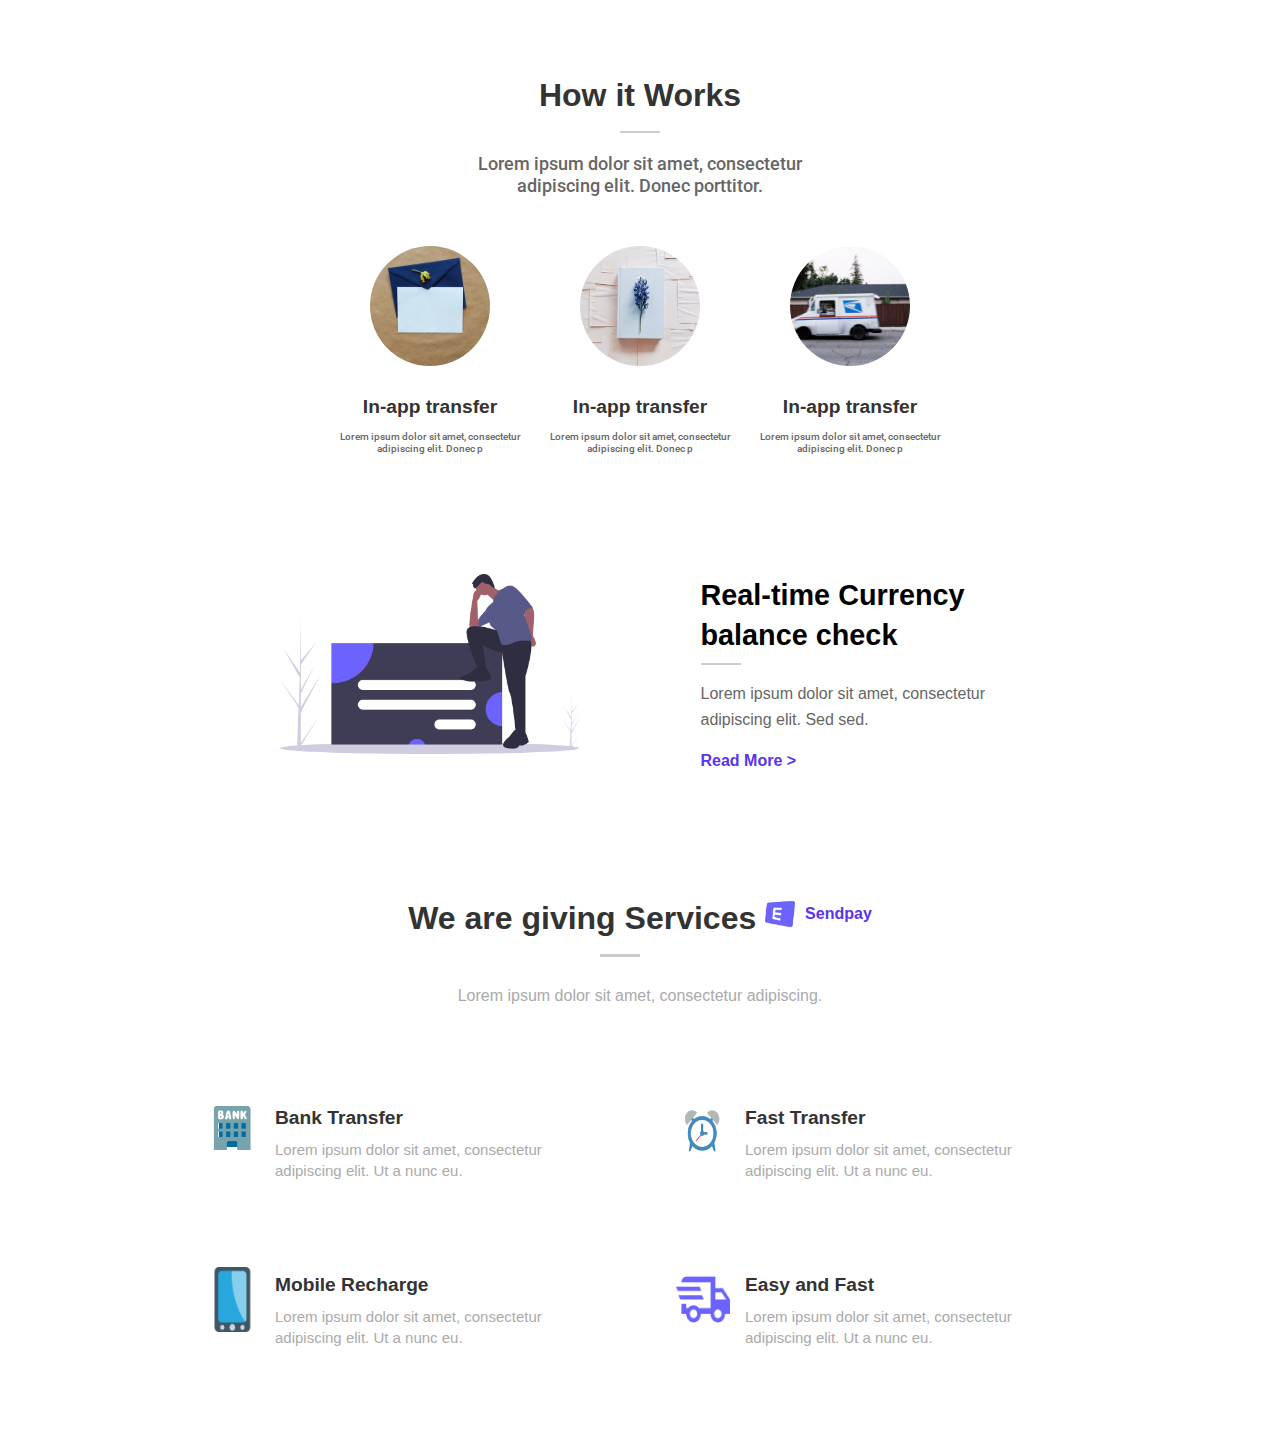
<file: body/index.html>
<!DOCTYPE html>
<html lang="en">
<head>
    <meta charset="UTF-8">
    <meta name="viewport" content="width=device-width, initial-scale=1.0">
    <link href="https://fonts.googleapis.com/css2?family=Roboto:wght@400;500&display=swap" rel="stylesheet">
    <title>How it Works</title>
    <link rel="stylesheet" href="styles.css">
</head>
<body>
    <section class="how-it-works">
        <h2>How it Works</h2>
        <p>Lorem ipsum dolor sit amet, consectetur adipiscing elit. Donec porttitor.</p>
        <div class="steps">
            <div class="step">
                <img src="image 3.jpg" alt="In-app transfer">
                <h3>In-app transfer</h3>
                <p>Lorem ipsum dolor sit amet, consectetur adipiscing elit. Donec p</p>
            </div>
            <div class="step">
                <img src="image 1.jpg" alt="In-app transfer">
                <h3>In-app transfer</h3>
                <p>Lorem ipsum dolor sit amet, consectetur adipiscing elit. Donec p</p>
            </div>
            <div class="step">
                <img src="image 2.jpg" alt="In-app transfer">
                <h3>In-app transfer</h3>
                <p>Lorem ipsum dolor sit amet, consectetur adipiscing elit. Donec p</p>
            </div>
        </div>
    </section>
    <section class="real-time-balance">
        <img src="undraw_sign_in_e6hj 1.png" alt="Illustration">
        <div class="content">
            <h2>Real-time Currency balance check</h2>
            <p>Lorem ipsum dolor sit amet, consectetur adipiscing elit. Sed sed.</p>
            <a href="#">Read More &gt;</a>
        </div>
    </section>
    <section class="services">
        <h2>
            We are giving Services 
            <span class="logo">
                <img src="emojione_e-mail.png" alt="Sendpay Logo" class="logo-img">
                <span class="sendpay">Sendpay</span>
            </span>
        </h2>
        <p>Lorem ipsum dolor sit amet, consectetur adipiscing.</p>
        <div class="service-list">
            <div class="service">
                <img src="bank.png" alt="Bank Transfer">
                <div class="service-content">
                    <h3>Bank Transfer</h3>
                    <p>Lorem ipsum dolor sit amet, consectetur adipiscing elit. Ut a nunc eu.</p>
                </div>
            </div>
            <div class="service">
                <img src="Fast Transfer.png" alt="Fast Transfer">
                <div class="service-content">
                    <h3>Fast Transfer</h3>
                    <p>Lorem ipsum dolor sit amet, consectetur adipiscing elit. Ut a nunc eu.</p>
                </div>
            </div>
            <div class="service">
                <img src="Mobile Recharge.png" alt="Mobile Recharge">
                <div class="service-content">
                    <h3>Mobile Recharge</h3>
                    <p>Lorem ipsum dolor sit amet, consectetur adipiscing elit. Ut a nunc eu.</p>
                </div>
            </div>
            <div class="service">
                <img src="Easy and Fast.png" alt="Easy and Fast">
                <div class="service-content">
                    <h3>Easy and Fast</h3>
                    <p>Lorem ipsum dolor sit amet, consectetur adipiscing elit. Ut a nunc eu.</p>
                </div>
            </div>
        </div>
    </section>
</body>
</html>
</file>
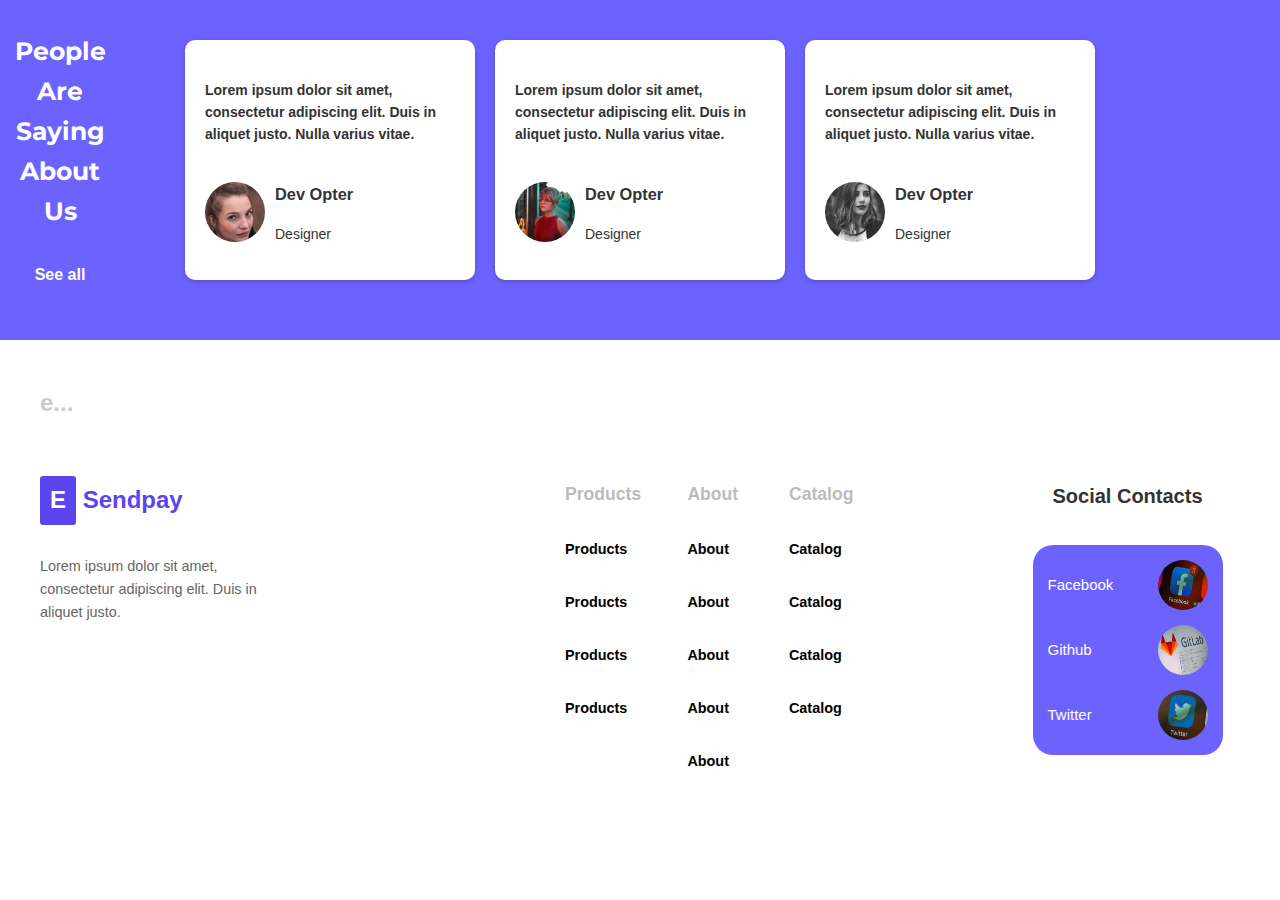
<file: footer/index.html>
<!DOCTYPE html>
<html lang="en">
<head>
    <meta charset="UTF-8">
    <meta name="viewport" content="width=device-width, initial-scale=1.0">
    <link rel="stylesheet" href="style.css">
    <link href="https://fonts.googleapis.com/css2?family=Montserrat:ital,wght@0,100..900;1,100..900&display=swap" rel="stylesheet">
    <title>Document</title>
</head>
<body>
    <section class="testimonials">
        
        <div class="cards">
            <div class="section-header">
                <h2>People Are Saying About Us</h2>
                <a href="#" class="see-all">See all</a>
            </div>
            <div class="card">
                <h4>Lorem ipsum dolor sit amet, consectetur adipiscing elit. Duis in aliquet justo. Nulla varius vitae.</h4>
                <div class="user">
                    <img src="assets/image1.jpg" alt="">
                    <div>
                        <h3>Dev Opter</h3>
                        <p>Designer</p>
                    </div>
                </div>
            </div>
            <div class="card">
                <h4>Lorem ipsum dolor sit amet, consectetur adipiscing elit. Duis in aliquet justo. Nulla varius vitae.</h4>                
                <div class="user">
                    <img src="assets/image2.jpg" alt="">
                    <div>
                        <h3>Dev Opter</h3>
                        <p>Designer</p>
                    </div>
                </div>
            </div>
            <div class="card">
                <h4>Lorem ipsum dolor sit amet, consectetur adipiscing elit. Duis in aliquet justo. Nulla varius vitae.</h4>                
                <div class="user">
                    <img src="assets/image3.jpg">
                    <div>
                        <h3>Dev Opter</h3>
                        <p>Designer</p>
                    </div>
                </div>
            </div>
        </div>
    </section>
    <footer class="footer">
        <div class="footer-left">
            <h3><span class="letterr-e">e...</span></h3>
            <h3><span class="letter-e">E</span> Sendpay</h3>
            <p>Lorem ipsum dolor sit amet, consectetur adipiscing elit. Duis in aliquet justo.</p>
        </div>
        <div class="footer-center">
            <div>
                <h4>Products</h4>
                <ul>
                    <li>Products</li>
                    <li>Products</li>
                    <li>Products</li>
                    <li>Products</li>
                </ul>
            </div>
            <div>
                <h4>About</h4>
                <ul>
                    <li>About</li>
                    <li>About</li>
                    <li>About</li>
                    <li>About</li>
                    <li>About</li>
                </ul>
            </div>
            <div>
                <h4>Catalog</h4>
                <ul>
                    <li>Catalog</li>
                    <li>Catalog</li>
                    <li>Catalog</li>
                    <li>Catalog</li>
                </ul>
            </div>
        </div>
        <div class="footer-right">
            <h4>Social Contacts</h4>
            <div class="social-frame">
                <div class="social-item">
                    <span>Facebook</span>
                    <img src="assets/facebook.jpg" alt="Facebook" class="social-icon">
                </div>
                <div class="social-item">
                    <span>Github</span>
                    <img src="assets/github.jpg" alt="Github" class="social-icon">
                </div>
                <div class="social-item">
                    <span>Twitter</span>
                    <img src="assets/x.jpg" alt="X" class="social-icon">
                </div>
            </div>
        </div>
    </footer>
</body>
</html>
</file>
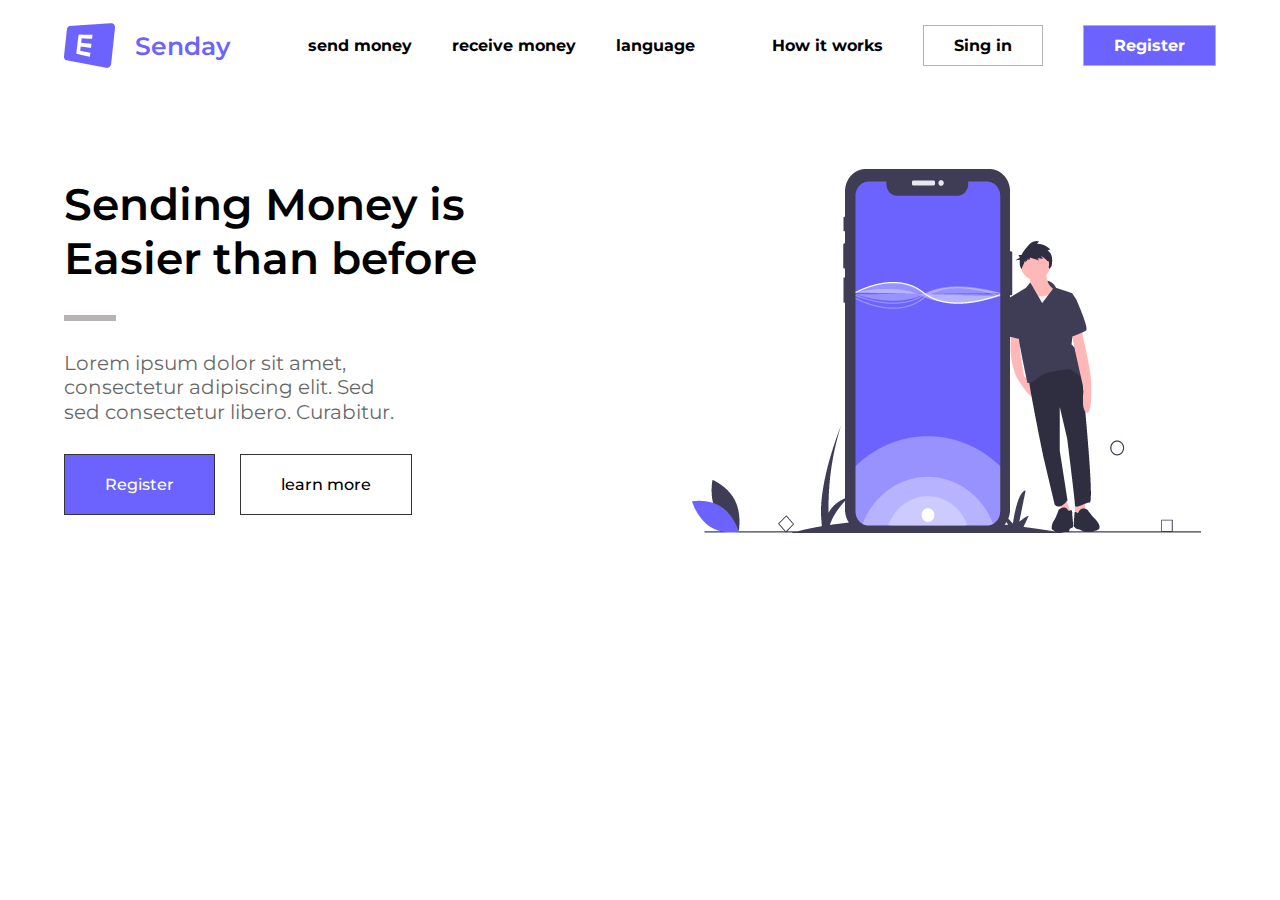
<file: menu/index.html>
<!DOCTYPE html>
<html lang="en">
<head>
    <meta charset="UTF-8">
    <meta name="viewport" content="width=device-width, initial-scale=1.0">
    <title>Document</title>
    <link rel="stylesheet" href="styles.css">
    <link rel="preconnect" href="https://fonts.googleapis.com">
    <link rel="preconnect" href="https://fonts.gstatic.com" crossorigin>
    <link href="https://fonts.googleapis.com/css2?family=Montserrat:ital,wght@0,100..900;1,100..900&family=Quicksand:wght@300..700&family=Roboto:ital,wght@0,100;0,300;0,400;0,500;0,700;0,900;1,100;1,300;1,400;1,500;1,700;1,900&display=swap" rel="stylesheet">
</head>
<body>
    <header class="container">
        <nav class="nav">
            <div class="logo">
                <img src="assets/img/emojione_e-mail.png" alt="emojione_e-mail">
                <h5>Senday</h5>
            </div>
            <ul class="nav-list">
                <li><a href="#">send money</a></li>
                <li><a href="#">receive money</a></li>
                <li><a href="#">language</a></li>
            </ul>
            <div class="btn-list">
                <p><a href="#">How it works</a></p>
                <div class="btn">
                    <button class="nav-btn bg-none">Sing in</button>
                    <button class="nav-btn">Register</button>
                </div>
            </div>
        </nav>
        <div class="header-content">
            <div class="header-title">
                <h1>Sending Money is Easier than before</h1>
                <div class="line"></div>
                <p>Lorem ipsum dolor sit amet, consectetur adipiscing elit. Sed sed consectetur libero. Curabitur.</p>
                <div class="button-list">
                    <button class="header-btn">Register</button>
                    <button class="header-btn bg-none">learn more</button>
                </div>
            </div>
            <img src="./assets/img/image.png" alt="image1">
        </div>
    </header>
</body>
</html>
</file>
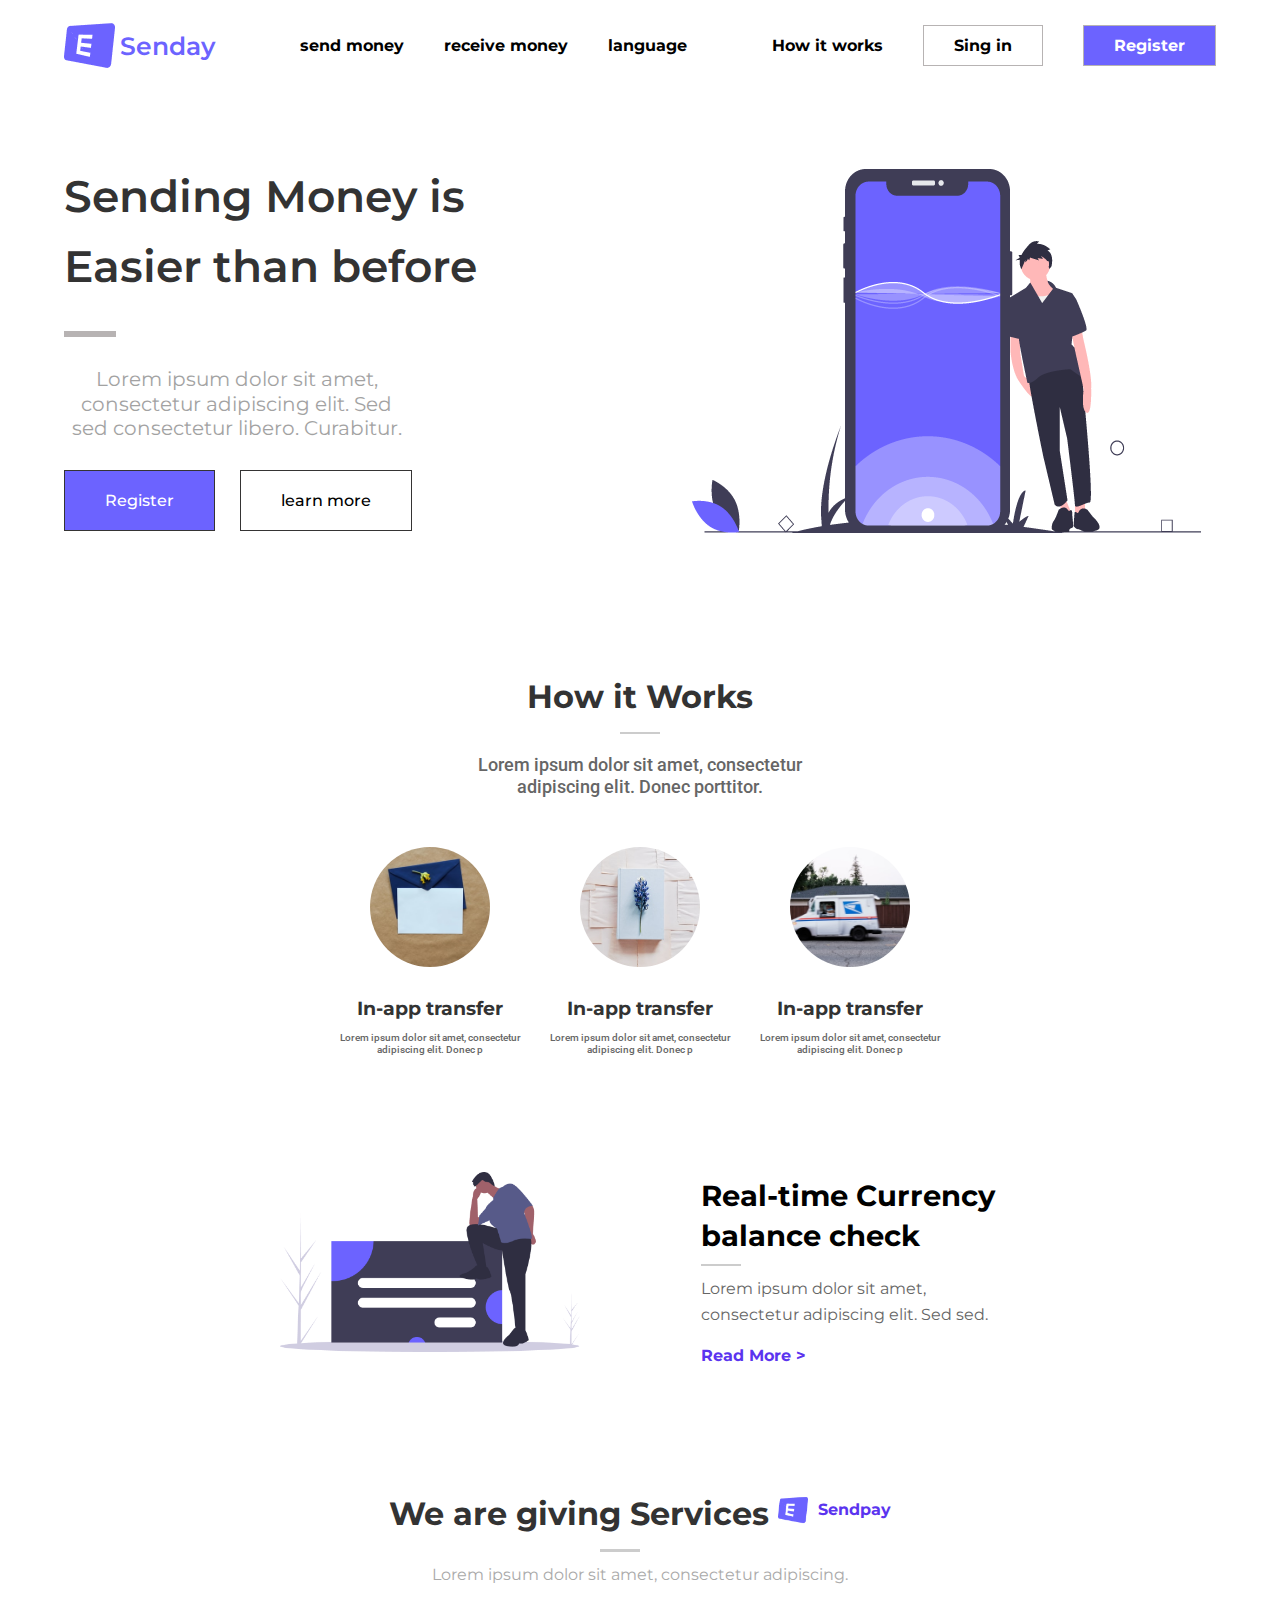
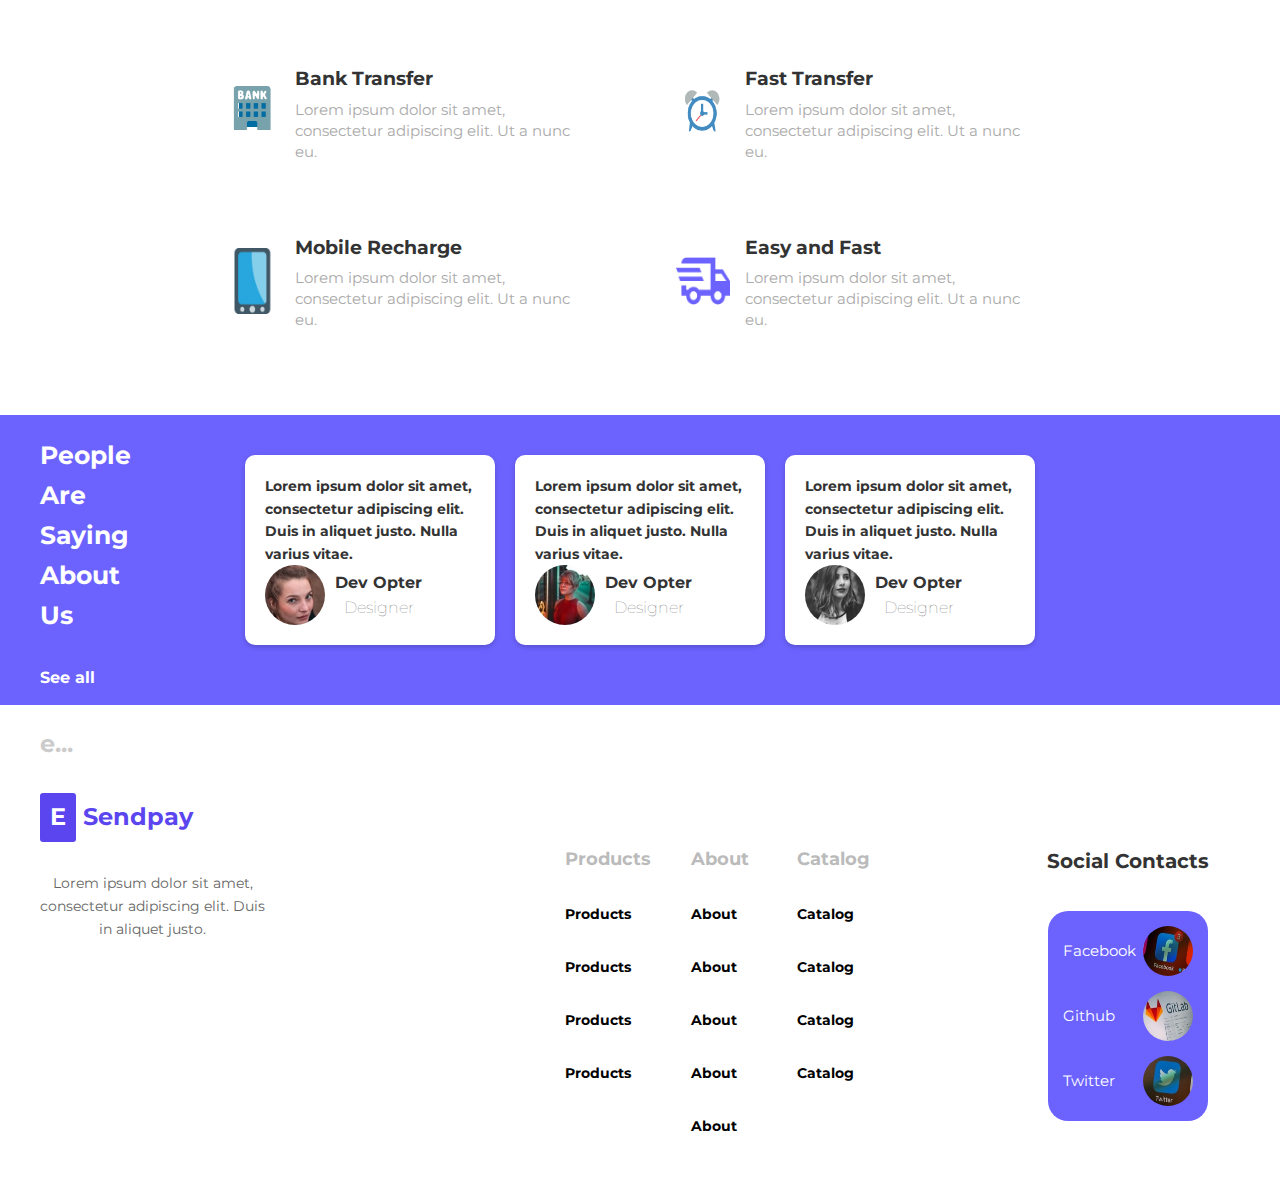
<file: proje/index.html>
<!DOCTYPE html>
<html lang="en">
<head>
    <meta charset="UTF-8">
    <meta name="viewport" content="width=device-width, initial-scale=1.0">
    <title>GOREV5</title>
    <link rel="stylesheet" href="style.css">
    <link rel="preconnect" href="https://fonts.googleapis.com">
    <link rel="preconnect" href="https://fonts.gstatic.com" crossorigin>
    <link href="https://fonts.googleapis.com/css2?family=Montserrat:ital,wght@0,100..900;1,100..900&family=Quicksand:wght@300..700&family=Roboto:ital,wght@0,100;0,300;0,400;0,500;0,700;0,900;1,100;1,300;1,400;1,500;1,700;1,900&display=swap" rel="stylesheet">
</head>
<body>
    <header class="container">
        <nav class="nav">
            <div class="logo">
                <img src="assets/img/emojione_e-mail.png" alt="emojione_e-mail">
                <h5>Senday</h5>
            </div>
            <ul class="nav-list">
                <li><a href="#">send money</a></li>
                <li><a href="#">receive money</a></li>
                <li><a href="#">language</a></li>
            </ul>
            <div class="btn-list">
                <p><a href="#">How it works</a></p>
                <div class="btn">
                    <button class="nav-btn bg-none">Sing in</button>
                    <button class="nav-btn">Register</button>
                </div>
            </div>
        </nav>
        <div class="header-content">
            <div class="header-title">
                <h1>Sending Money is Easier than before</h1>
                <div class="line"></div>
                <p>Lorem ipsum dolor sit amet, consectetur adipiscing elit. Sed sed consectetur libero. Curabitur.</p>
                <div class="button-list">
                    <button class="header-btn">Register</button>
                    <button class="header-btn bg-none">learn more</button>
                </div>
            </div>
            <img src="./assets/img/image.png" alt="image1">
        </div>
    </header>

    <section class="how-it-works">
        <h2>How it Works</h2>
        <p>Lorem ipsum dolor sit amet, consectetur adipiscing elit. Donec porttitor.</p>
        <div class="steps">
            <div class="step">
                <img src="assets/img/image 3.jpg" alt="In-app transfer">
                <h3>In-app transfer</h3>
                <p>Lorem ipsum dolor sit amet, consectetur adipiscing elit. Donec p</p>
            </div>
            <div class="step">
                <img src="assets/img/image 1.jpg" alt="In-app transfer">
                <h3>In-app transfer</h3>
                <p>Lorem ipsum dolor sit amet, consectetur adipiscing elit. Donec p</p>
            </div>
            <div class="step">
                <img src="assets/img/image 2.jpg" alt="In-app transfer">
                <h3>In-app transfer</h3>
                <p>Lorem ipsum dolor sit amet, consectetur adipiscing elit. Donec p</p>
            </div>
        </div>
    </section>
    <section class="real-time-balance">
        <img src="assets/img/undraw_sign_in_e6hj 1.png" alt="Illustration">
        <div class="content">
            <h2>Real-time Currency balance check</h2>
            <p>Lorem ipsum dolor sit amet, consectetur adipiscing elit. Sed sed.</p>
            <a href="#">Read More &gt;</a>
        </div>
    </section>
    <section class="services">
        <h2>
            We are giving Services 
            <span class="logo">
                <img src="assets/img/emojione_e-mail.png" alt="Sendpay Logo" class="logo-img">
                <span class="sendpay">Sendpay</span>
            </span>
        </h2>
        <p>Lorem ipsum dolor sit amet, consectetur adipiscing.</p>
        <div class="service-list">
            <div class="service">
                <img src="assets/img/bank.png" alt="Bank Transfer">
                <div class="service-content">
                    <h3>Bank Transfer</h3>
                    <p>Lorem ipsum dolor sit amet, consectetur adipiscing elit. Ut a nunc eu.</p>
                </div>
            </div>
            <div class="service">
                <img src="assets/img/Fast Transfer.png" alt="Fast Transfer">
                <div class="service-content">
                    <h3>Fast Transfer</h3>
                    <p>Lorem ipsum dolor sit amet, consectetur adipiscing elit. Ut a nunc eu.</p>
                </div>
            </div>
            <div class="service">
                <img src="assets/img/Mobile Recharge.png" alt="Mobile Recharge">
                <div class="service-content">
                    <h3>Mobile Recharge</h3>
                    <p>Lorem ipsum dolor sit amet, consectetur adipiscing elit. Ut a nunc eu.</p>
                </div>
            </div>
            <div class="service">
                <img src="assets/img/Easy and Fast.png" alt="Easy and Fast">
                <div class="service-content">
                    <h3>Easy and Fast</h3>
                    <p>Lorem ipsum dolor sit amet, consectetur adipiscing elit. Ut a nunc eu.</p>
                </div>
            </div>
        </div>
    </section>

    <section class="testimonials">
        
        <div class="cards">
            <div class="section-header">
                <h2>People Are Saying About Us</h2>
                <a href="#" class="see-all">See all</a>
            </div>
            <div class="card">
                <h4>Lorem ipsum dolor sit amet, consectetur adipiscing elit. Duis in aliquet justo. Nulla varius vitae.</h4>
                <div class="user">
                    <img src="assets/img/image1.jpg" alt="">
                    <div>
                        <h3>Dev Opter</h3>
                        <p>Designer</p>
                    </div>
                </div>
            </div>
            <div class="card">
                <h4>Lorem ipsum dolor sit amet, consectetur adipiscing elit. Duis in aliquet justo. Nulla varius vitae.</h4>                
                <div class="user">
                    <img src="assets/img/image2.jpg" alt="">
                    <div>
                        <h3>Dev Opter</h3>
                        <p>Designer</p>
                    </div>
                </div>
            </div>
            <div class="card">
                <h4>Lorem ipsum dolor sit amet, consectetur adipiscing elit. Duis in aliquet justo. Nulla varius vitae.</h4>                
                <div class="user">
                    <img src="assets/img/image3.jpg">
                    <div>
                        <h3>Dev Opter</h3>
                        <p>Designer</p>
                    </div>
                </div>
            </div>
        </div>
    </section>
    <footer class="footer">
        <div class="footer-left">
            <h3><span class="letterr-e">e...</span></h3>
            <h3><span class="letter-e">E</span> Sendpay</h3>
            <p>Lorem ipsum dolor sit amet, consectetur adipiscing elit. Duis in aliquet justo.</p>
        </div>
        <div class="footer-center">
            <div>
                <h4>Products</h4>
                <ul>
                    <li>Products</li>
                    <li>Products</li>
                    <li>Products</li>
                    <li>Products</li>
                </ul>
            </div>
            <div>
                <h4>About</h4>
                <ul>
                    <li>About</li>
                    <li>About</li>
                    <li>About</li>
                    <li>About</li>
                    <li>About</li>
                </ul>
            </div>
            <div>
                <h4>Catalog</h4>
                <ul>
                    <li>Catalog</li>
                    <li>Catalog</li>
                    <li>Catalog</li>
                    <li>Catalog</li>
                </ul>
            </div>
        </div>
        <div class="footer-right">
            <h4>Social Contacts</h4>
            <div class="social-frame">
                <div class="social-item">
                    <span>Facebook</span>
                    <img src="assets/img/facebook.jpg" alt="Facebook" class="social-icon">
                </div>
                <div class="social-item">
                    <span>Github</span>
                    <img src="assets/img/github.jpg" alt="Github" class="social-icon">
                </div>
                <div class="social-item">
                    <span>Twitter</span>
                    <img src="assets/img/x.jpg" alt="X" class="social-icon">
                </div>
            </div>
        </div>
    </footer>
    
</body>
</html>
</file>
<file: body/styles.css>
body {
    font-family: Arial, sans-serif;
    margin: 0;
    padding: 0;
    line-height: 1.6;
    color: #333;
}

h2 {
    text-align: center;
    font-size: 2rem;
    margin: 20px 0;
}

p {
    text-align: center;
    color: #666;
    font-size: 1rem;
}

/* How it Works Bölümü */
.how-it-works {
    padding: 50px 20px;
}
.how-it-works h2 {
    font-size: 2rem; /* Başlık boyutu */
    text-align: center; /* Başlığı ortala */
    font-weight: bold; /* Başlık kalınlığı */
    color: #333; /* Başlık rengi */
    margin-bottom: 20px; /* Altındaki boşluk */
    position: relative; /* Çizgi için gerekli */
}
.how-it-works h2::after {
    content: ""; /* Çizgiyi eklemek için */
    display: block;
    width: 40px; /* Çizgi genişliği */
    height: 2px; /* Çizgi kalınlığı */
    background-color: #ccc; /* Çizgi rengi */
    margin: 10px auto 0; /* Çizgiyi ortala ve başlıkla arasını aç */
}

.how-it-works p {
    font-family: 'Roboto', 'Arial', sans-serif; /* Yazı tipi ailesi */
    font-size: 18px; /* Yazı boyutu */
    font-weight: 500; /* Normal yazı kalınlığı */
    color: #666; /* Yazı rengi */
    text-align: center; /* Yazıyı ortala */
    line-height: 1.2; /* Satır arası boşluk */
    margin: 0 auto; /* Yazıyı hizala */
    max-width: 400px; /* Genişlik sınırı */
}
.steps {
    display: flex;
    justify-content: center;
    gap: 10px;
    margin-top: 50px;
}

.step {
    text-align: center;
    max-width: 200px;
}
.step h3 {
    font-size: 1.2rem; /* Başlığın boyutu */
    font-weight: bold; /* Kalınlık */
    text-align: center; /* Ortalama */
    margin: 10px 0; /* Üst ve alt boşluk */
    max-width: 150px; /* Genişliği sınırla */
    line-height: 1.4; /* Satır yüksekliği */
    word-wrap: break-word; /* Uzun kelimeleri kır */
    margin-left: auto; /* Ortala */
    margin-right: auto; /* Ortala */
}
.step p {
    font-size: 10px; /* Alt yazının boyutu */
    color: #666; /* Yazı rengi */
    text-align: center; /* Ortala */
    line-height: 1.2; /* Satır arası boşluk */
    max-width: 200px; /* Yazının genişliğini sınırla */
    margin: 0 auto; /* Ortala */
}

.step img {
    width: 120px; /* Görsellerin boyutu */
    height: 120px;
    border-radius: 50%; /* Daire şeklinde görünmesi için */
    object-fit: cover; /* Görselin taşma yapmadan doğru oturmasını sağlar */
    margin-bottom: 10px;
}

/* Real-Time Currency Balance Bölümü */
.real-time-balance {
    display: flex; /* Görsel ve metni yatayda hizalamak için */
    align-items: center; /* Görsel ve metni dikey olarak ortala */
    justify-content: flex-start; /* İçeriği sola hizala */
    gap: 30px; /* Görsel ve yazılar arasındaki boşluk (orta seviyede) */
    padding: 50px 20px; /* İçerik etrafında genel boşluk */
}
.real-time-balance h2 {
    font-size: 1.8rem; /* Başlık boyutu */
    font-weight: bold; /* Başlık kalınlığı */
    color: #000; /* Başlık rengi */
    margin-bottom: 10px; /* Altındaki boşluk */
    line-height: 1.4; /* Satır arası boşluk */
    max-width: 300px; /* İki satır olacak şekilde genişlik sınırla */
    text-align: left; /* Sola hizala */
}
.real-time-balance h2::after {
    content: ""; /* Alt çizgi */
    display: block;
    width: 40px; /* Çizgi genişliği */
    height: 2px; /* Çizgi yüksekliği */
    background-color: #ccc; /* Çizgi rengi */
    margin-top: 8px; /* Başlıkla çizgi arası boşluk */
}
.real-time-balance p {
    font-size: 1rem; /* Paragraf boyutu */
    color: #666; /* Paragraf rengi */
    line-height: 1.6; /* Satır arası boşluk */
    margin-bottom: 15px; /* Altındaki boşluk */
    max-width: 300px; /* İki satır olacak şekilde genişlik sınırla */
    text-align: left; /* Sola hizala */
}

.real-time-balance {
    display: flex; /* İçerikleri yatay hizalamak için */
    align-items: center; /* Görsel ve metni dikey olarak ortala */
    justify-content: center; /* İçerikleri yatay olarak ortala */
    gap: 41px; /* Görsel ve metin arasındaki boşluk */
    padding: 50px 20px; /* Genel boşluk */
}

.real-time-balance .content {
    margin-left: auto; /* Yazıları sağa hizala */
    text-align: left; /* Yazıları sola hizala */
    max-width: 500px; /* Yazı bloğunun genişliğini sınırla */
}

.real-time-balance img {
    max-width: 300px; /* Görsel genişliğini sınırla */
    height: auto; /* Görselin oranlarını koru */
    flex-shrink: 0; /* Görselin küçülmesini engelle */
}


.real-time-balance .content {
    margin-left: 80px; /* Yazılar için küçük bir sola kayma */
    max-width: 500px; /* Metin bloğunun genişliğini sınırla */
    text-align: left; /* Yazıları sola hizala */
}
.real-time-balance div {
    max-width: 500px;
}

.real-time-balance a {
    font-size: 1rem; /* Link yazı boyutu */
    color: #5b34ef; /* Link rengi */
    text-decoration: none; /* Alt çizgiyi kaldır */
    font-weight: bold; /* Kalın yazı */
}
.real-time-balance a:hover {
    text-decoration: underline; /* Hover durumunda alt çizgi */
}
/* Services Bölümü */
.services {
    text-align: center;
    padding: 50px 20px; /* Üst ve yanlardan boşluk */
}
.logo {
    display: inline-flex; /* Logo ve "Sendpay" yazısını yan yana hizala */
    align-items: center; /* Dikeyde ortala */
    gap: 5px; /* Logo ve "Sendpay" yazısı arasındaki boşluk */
}
.logo-img {
    width: 25px; /* Logo boyutu */
    height: auto; /* Oranları koru */
}
.sendpay {
    font-size: 1rem;
    font-weight: bold;
    color: #5b34ef !important; /* Rengi zorunlu olarak uygula */
}

.services h2 {
    font-size: 2rem; /* Başlık boyutu */
    font-weight: bold; /* Kalın yazı */
    color: #333; /* Başlık rengi */
    text-align: center; /* Ortala */
    display: inline-block; /* Çizgi ile başlık ilişkisini düzenlemek için */
    position: relative; /* Çizgiyi konumlandırma için ayar */
    margin-bottom: 10px; /* Çizgi ile metin arasındaki boşluk */
}

.services h2::after {
    content: ""; /* Çizgi oluşturmak için boş içerik */
    display: block;
    width: 40px; /* Çizginin genişliği */
    height: 3px; /* Çizginin kalınlığı */
    background-color: #ccc; /* Çizgi rengi */
    margin: 10px auto 0; /* Çizgiyi başlık altına hizala */
    transform: translateX(-20px); /* Çizgiyi sola kaydır */
}
.services h2 .sendpay {
    color: #888; /* Hafif gri */
    margin-left: 5px;
}
.services p {
    font-size: 1rem;
    color: #aaa; /* Açıklama yazısı rengi */
    margin-bottom: 40px;
}
.services .logo {
    display: inline-flex;
    align-items: center;
    gap: 5px; /* Logo ve yazı arasındaki boşluk */
}
.services .logo-img {
    width: 30px; /* Logo boyutu */
    height: auto;
}
.services h2 .logo {
    font-weight: bold;
    color: #5b34ef; /* Mor ton */
    display: inline-flex;
    align-items: center;
}

.service-list {
    display: grid; /* Grid düzeni */
    grid-template-columns: repeat(2, minmax(200px, 1fr)); /* 2 sütunlu grid */
    gap: 40px; /* Kartlar arasındaki boşluk */
    justify-content: center; /* Grid'i yatayda merkeze al */
    align-content: center; /* Grid'in içeriklerini dikeyde ortala */
    padding: 20px; /* Grid etrafındaki boşluk */
    margin: 0 auto; /* Grid'i tam ortala */
    max-width: 900px; /* Grid'in maksimum genişliği */
    height: 100%; /* Tüm içeriği dikeyde ortalamak için gerekli */
}

.service {
    display: flex; /* Kart içeriğini yatay hizala */
    align-items: center; /* Dikey ortalama */
    gap: 15px; /* Görsel ile metin arasındaki boşluk */
    padding: 15px; /* Kart içi boşluk */
    border: none; /* Çerçeve kaldırıldı */
    max-width: 400px; /* Kartın maksimum genişliği */
    background-color: transparent; /* Arka plan yok */
}
.service:hover {
    border-color: #5b34ef; /* Hover durumunda çerçeve mor olur */
}
.service img {
    width: 55px; /* Simge genişliği */
    height: auto; /* Oranları koru */
}

.service-content {
    display: flex;
    flex-direction: column; /* Metni dikey hizala */
}
.service-content h3 {
    font-size: 1.2rem; /* Başlık boyutu */
    font-weight: bold; /* Kalın yazı */
    color: #333; /* Başlık rengi */
    margin-bottom: 5px; /* Başlık alt boşluk */
    text-align: left; /* Metni sola hizala */
}

.service-content p {
    font-size: 15px; /* Yazı boyutunu küçült */
    color: #aaa; /* Yazı rengini açık gri yap */
    line-height: 1.4; /* Satır arası boşluğu düzenle */
    text-align: left; /* Yazıyı sola hizala */
    margin: 0; /* Ekstra boşluk bırakma */
}
@media (max-width: 768px) {
    .service-list {
        grid-template-columns: 1fr; /* Tek sütun */
    }
}
</file>
<file: footer/style.css>
body {
    font-family: Arial, sans-serif;
    margin: 0;
    padding: 0;
    line-height: 1.6;
}
.testimonials {
    background: #6c63ff;
    padding: 40px 20px;
    text-align: center;
}
.section-header {
    display: flex;
    justify-content: space-between;
    max-width: 100px;
    margin:  auto 20px;
    flex-direction: column;
    gap: 10px;
    position: absolute;
    top: 0; 
    left: 0;
    margin: 10px;
}
.section-header h2 {
    font-size: 25px;
    color: #ffffff;
    font-family: "Montserrat", sans-serif;}
.section-header .see-all {
    color: #ffffff;
    text-decoration: none;
    font-weight: bold;
}
.cards {
    display: flex;
    justify-content: center;
    gap: 20px;
    flex-wrap: wrap;
}
.card {
    background: white;
    border-radius: 10px;
    box-shadow: 0 2px 5px rgba(0, 0, 0, 0.2);
    max-width: 250px;
    padding: 20px;
    text-align: left;
}
.card {
    font-size: 14px;
    margin-bottom: 20px;
    color: #333;
    font-weight: bold;
}
.card p{
    font-weight: 100;
}
.user {
    display: flex;
    align-items: center;
    gap: 10px;
}
.user img {
    width: 60px; 
    height: 60px; 
    border-radius: 50%; 
    object-fit: cover;
}
.user h4 {
    margin: 0;
    color: #333;
}
.footer {
    display: flex;
    justify-content: space-between;
    padding: 20px 40px;
    background-color: #fff;
}
.footer-left {
    flex: 1;
    display: flex;
    flex-direction: column;
    gap: 20px;
}
.letter-e {
    display: inline-block;
    background-color: #5b45ef;
    color: white;
    padding: 5px 10px; 
    border-radius: 3px; 
    font-weight: bold;
}
.letterr-e {
    color: rgba(169, 169, 169, 0.6);
}
.footer-left h3 {
    color: #5b45ef;
    font-size: 1.5rem;
    margin-bottom: 10px;
}
.footer-left p {
    font-size: 0.9rem;
    color: #666;
    margin: 0;
}
.footer-center {
    display: flex;
    gap: 30px;
    flex: 2;
    margin-left: 300px;
}
.footer-center h4 {
    color: rgba(169, 169, 169, 0.8);
    font-size: 1.1rem;
    margin-bottom: 30px;
    margin-top: 120px;
}
.footer-center ul {
    list-style: none;
    padding: 0;
    margin-right: 30px;
}
.footer-center li {
    font-size: 0.9rem;
    color: #000000;
    margin-bottom: 30px;
    font-weight: bold;
}
.footer-right {
    flex: 1;
    text-align: center;
}
.footer-right h4 {
    font-size: 20px;
    margin-bottom: 15%;
    color: #333;
    margin-top: 120px;
}
.social-frame {
    display: flex;
    flex-direction: column;
    gap: 15px;
    background-color: #6c63ff;
    padding: 15px;
    border-radius: 20px;
    width: 160px;
    margin: 0 auto;
}
.social-item {
    display: flex;
    align-items: center;
    justify-content: space-between;
    width: 100%;
    color: #fff;
    font-size: 15px;
}
.social-icon {
    width: 50px;
    height: 50px;
    border-radius: 50%;
}
</file>
<file: menu/styles.css>
* {
    margin: 0;
    padding: 0;
    box-sizing: border-box;
}
body {
    font-family: "Montserrat", sans-serif;
}
.container {
    width: 90%;
    margin: 0 auto;
}
.nav {
    display: flex;
    justify-content: space-between;
    align-items: center;
    gap: 20px;
    padding: 20px 0;
}
.logo {
    display: flex;
    justify-content: space-between;
    align-items: center;
    gap: 20px;
}
.logo h5 {
    font-size: 25px;
    color: #6C63FF;
    font-weight: 600;
}
.nav-list {
    display: flex;
    justify-content: space-between;
    align-items: center;
    gap: 40px;
}
.nav-list li{
    list-style: none;
    font-size: 16px;
    font-weight: 700;
}
.nav-list a {
    color: #000;
    text-decoration: none;
}
.btn {
    display: flex;
    gap: 40px;
}
.btn-list {
    display: flex;
    justify-content: space-between;
    align-items: center;
    gap: 40px;
}
.btn-list a {
    font-size: 16px;
    font-weight: 700;
    color: #000;
    text-decoration: none;
}
.nav-btn {
    font-family: "Montserrat", sans-serif;
    padding: 10px 30px;
    font-size: 16px;
    font-weight: 700;
    color: #fff;
    background-color: #6C63FF;
    border: 1.5px solid #B7B3B3;
}
.header-content {
    margin-top: 50px;
    display: flex;
    justify-content: space-between;
    align-items: center;
}
.header-title {
    width: 40%;
    display: flex;
    flex-direction: column;
    gap: 30px;
}
.line {
    width: 52px;
    height: 3px;
    border: 3px solid #B7B3B3;
}
.header-title h1 {
    font-size: 44px;
    font-weight: 600;
}
.header-title p {
    width: 75%;
    font-size: 20px;
    font-weight: 400;
    opacity: 60%;
    line-height: 24.38px;
}
.header-btn {
    font-family: "Montserrat", sans-serif;
    padding: 20px 40px;
    font-size: 16px;
    font-weight: 500;
    color: #fff;
    background-color: #6C63FF;
    border: 1.5px solid #353434;
}
.bg-none {
    background-color: #fff;
    color: #000;
}
.button-list {
    display: flex;
    gap: 25px;
}
@media screen and (max-width: 578px) {
    .header-title {
        width: 100%;
    }
    .header-title p {
        width: 100%;
    }
    .nav {
        flex-direction: column;
        align-items: start;
    }
    .nav-list {
        flex-direction: column;
        align-items: start;
        gap: 10px;
    }
    .btn-list {
        flex-direction: column;
        align-items: start;
        gap: 10px;
    }
    .header-content {
        flex-direction: column-reverse;
    }
    .header-content img {
        width: 100%;
        margin-bottom: 30px;
    }
}
</file>
<file: proje/style.css>
* {
    margin: 0;
    padding: 0;
    box-sizing: border-box;
}
body {
    font-family: "Montserrat", sans-serif;
}
.container {
    width: 90%;
    margin: 0 auto;
}
.nav {
    display: flex;
    justify-content: space-between;
    align-items: center;
    gap: 20px;
    padding: 20px 0;
}
.logo {
    display: flex;
    justify-content: space-between;
    align-items: center;
    gap: 20px;
}
.logo h5 {
    font-size: 25px;
    color: #6C63FF;
    font-weight: 600;
}
.nav-list {
    display: flex;
    justify-content: space-between;
    align-items: center;
    gap: 40px;
}
.nav-list li{
    list-style: none;
    font-size: 16px;
    font-weight: 700;
}
.nav-list a {
    color: #000;
    text-decoration: none;
}
.btn {
    display: flex;
    gap: 40px;
}
.btn-list {
    display: flex;
    justify-content: space-between;
    align-items: center;
    gap: 40px;
}
.btn-list a {
    font-size: 16px;
    font-weight: 700;
    color: #000;
    text-decoration: none;
}
.nav-btn {
    font-family: "Montserrat", sans-serif;
    padding: 10px 30px;
    font-size: 16px;
    font-weight: 700;
    color: #fff;
    background-color: #6C63FF;
    border: 1.5px solid #B7B3B3;
}
.header-content {
    margin-top: 50px;
    display: flex;
    justify-content: space-between;
    align-items: center;
}
.header-title {
    width: 40%;
    display: flex;
    flex-direction: column;
    gap: 30px;
}
.line {
    width: 52px;
    height: 3px;
    border: 3px solid #B7B3B3;
}
.header-title h1 {
    font-size: 44px;
    font-weight: 600;
}
.header-title p {
    width: 75%;
    font-size: 20px;
    font-weight: 400;
    opacity: 60%;
    line-height: 24.38px;
}
.header-btn {
    font-family: "Montserrat", sans-serif;
    padding: 20px 40px;
    font-size: 16px;
    font-weight: 500;
    color: #fff;
    background-color: #6C63FF;
    border: 1.5px solid #353434;
}
.bg-none {
    background-color: #fff;
    color: #000;
}
.button-list {
    display: flex;
    gap: 25px;
}
@media screen and (max-width: 578px) {
    .header-title {
        width: 100%;
    }
    .header-title p {
        width: 100%;
    }
    .nav {
        flex-direction: column;
        align-items: start;
    }
    .nav-list {
        flex-direction: column;
        align-items: start;
        gap: 10px;
    }
    .btn-list {
        flex-direction: column;
        align-items: start;
        gap: 10px;
    }
    .header-content {
        flex-direction: column-reverse;
    }
    .header-content img {
        width: 100%;
        margin-bottom: 30px;
    }
}

body {
    /* font-family: Arial, sans-serif; */
    margin: 0;
    padding: 0;
    line-height: 1.6;
    color: #333;
}

h2 {
    text-align: center;
    font-size: 2rem;
    margin: 20px 0;
}

p {
    text-align: center;
    color: #666;
    font-size: 1rem;
}

/* How it Works Bölümü */
.how-it-works {
    margin-top: 50px;
    padding: 50px 20px;
}
.how-it-works h2 {
    font-size: 2rem; /* Başlık boyutu */
    text-align: center; /* Başlığı ortala */
    font-weight: bold; /* Başlık kalınlığı */
    color: #333; /* Başlık rengi */
    margin-bottom: 20px; /* Altındaki boşluk */
    position: relative; /* Çizgi için gerekli */
}
.how-it-works h2::after {
    content: ""; /* Çizgiyi eklemek için */
    display: block;
    width: 40px; /* Çizgi genişliği */
    height: 2px; /* Çizgi kalınlığı */
    background-color: #ccc; /* Çizgi rengi */
    margin: 10px auto 0; /* Çizgiyi ortala ve başlıkla arasını aç */
}

.how-it-works p {
    font-family: 'Roboto', 'Arial', sans-serif; /* Yazı tipi ailesi */
    font-size: 18px; /* Yazı boyutu */
    font-weight: 500; /* Normal yazı kalınlığı */
    color: #666; /* Yazı rengi */
    text-align: center; /* Yazıyı ortala */
    line-height: 1.2; /* Satır arası boşluk */
    margin: 0 auto; /* Yazıyı hizala */
    max-width: 400px; /* Genişlik sınırı */
}
.steps {
    display: flex;
    justify-content: center;
    gap: 10px;
    margin-top: 50px;
}

.step {
    text-align: center;
    max-width: 200px;
}
.step h3 {
    font-size: 1.2rem; /* Başlığın boyutu */
    font-weight: bold; /* Kalınlık */
    text-align: center; /* Ortalama */
    margin: 10px 0; /* Üst ve alt boşluk */
    max-width: 150px; /* Genişliği sınırla */
    line-height: 1.4; /* Satır yüksekliği */
    word-wrap: break-word; /* Uzun kelimeleri kır */
    margin-left: auto; /* Ortala */
    margin-right: auto; /* Ortala */
}
.step p {
    font-size: 10px; /* Alt yazının boyutu */
    color: #666; /* Yazı rengi */
    text-align: center; /* Ortala */
    line-height: 1.2; /* Satır arası boşluk */
    max-width: 200px; /* Yazının genişliğini sınırla */
    margin: 0 auto; /* Ortala */
}

.step img {
    width: 120px; /* Görsellerin boyutu */
    height: 120px;
    border-radius: 50%; /* Daire şeklinde görünmesi için */
    object-fit: cover; /* Görselin taşma yapmadan doğru oturmasını sağlar */
    margin-bottom: 10px;
}

/* Real-Time Currency Balance Bölümü */
.real-time-balance {
    display: flex; /* Görsel ve metni yatayda hizalamak için */
    align-items: center; /* Görsel ve metni dikey olarak ortala */
    justify-content: flex-start; /* İçeriği sola hizala */
    gap: 30px; /* Görsel ve yazılar arasındaki boşluk (orta seviyede) */
    padding: 50px 20px; /* İçerik etrafında genel boşluk */
}
.real-time-balance h2 {
    font-size: 1.8rem; /* Başlık boyutu */
    font-weight: bold; /* Başlık kalınlığı */
    color: #000; /* Başlık rengi */
    margin-bottom: 10px; /* Altındaki boşluk */
    line-height: 1.4; /* Satır arası boşluk */
    max-width: 300px; /* İki satır olacak şekilde genişlik sınırla */
    text-align: left; /* Sola hizala */
}
.real-time-balance h2::after {
    content: ""; /* Alt çizgi */
    display: block;
    width: 40px; /* Çizgi genişliği */
    height: 2px; /* Çizgi yüksekliği */
    background-color: #ccc; /* Çizgi rengi */
    margin-top: 8px; /* Başlıkla çizgi arası boşluk */
}
.real-time-balance p {
    font-size: 1rem; /* Paragraf boyutu */
    color: #666; /* Paragraf rengi */
    line-height: 1.6; /* Satır arası boşluk */
    margin-bottom: 15px; /* Altındaki boşluk */
    max-width: 300px; /* İki satır olacak şekilde genişlik sınırla */
    text-align: left; /* Sola hizala */
}

.real-time-balance {
    display: flex; /* İçerikleri yatay hizalamak için */
    align-items: center; /* Görsel ve metni dikey olarak ortala */
    justify-content: center; /* İçerikleri yatay olarak ortala */
    gap: 41px; /* Görsel ve metin arasındaki boşluk */
    padding: 50px 20px; /* Genel boşluk */
}

.real-time-balance .content {
    margin-left: auto; /* Yazıları sağa hizala */
    text-align: left; /* Yazıları sola hizala */
    max-width: 500px; /* Yazı bloğunun genişliğini sınırla */
}

.real-time-balance img {
    max-width: 300px; /* Görsel genişliğini sınırla */
    height: auto; /* Görselin oranlarını koru */
    flex-shrink: 0; /* Görselin küçülmesini engelle */
}


.real-time-balance .content {
    margin-left: 80px; /* Yazılar için küçük bir sola kayma */
    max-width: 500px; /* Metin bloğunun genişliğini sınırla */
    text-align: left; /* Yazıları sola hizala */
}
.real-time-balance div {
    max-width: 500px;
}

.real-time-balance a {
    font-size: 1rem; /* Link yazı boyutu */
    color: #5b34ef; /* Link rengi */
    text-decoration: none; /* Alt çizgiyi kaldır */
    font-weight: bold; /* Kalın yazı */
}
.real-time-balance a:hover {
    text-decoration: underline; /* Hover durumunda alt çizgi */
}
/* Services Bölümü */
.services {
    text-align: center;
    padding: 50px 20px; /* Üst ve yanlardan boşluk */
}
.logo {
    display: inline-flex; /* Logo ve "Sendpay" yazısını yan yana hizala */
    align-items: center; /* Dikeyde ortala */
    gap: 5px; /* Logo ve "Sendpay" yazısı arasındaki boşluk */
}
.logo-img {
    width: 25px; /* Logo boyutu */
    height: auto; /* Oranları koru */
}
.sendpay {
    font-size: 1rem;
    font-weight: bold;
    color: #5b34ef !important; /* Rengi zorunlu olarak uygula */
}

.services h2 {
    font-size: 2rem; /* Başlık boyutu */
    font-weight: bold; /* Kalın yazı */
    color: #333; /* Başlık rengi */
    text-align: center; /* Ortala */
    display: inline-block; /* Çizgi ile başlık ilişkisini düzenlemek için */
    position: relative; /* Çizgiyi konumlandırma için ayar */
    margin-bottom: 10px; /* Çizgi ile metin arasındaki boşluk */
}

.services h2::after {
    content: ""; /* Çizgi oluşturmak için boş içerik */
    display: block;
    width: 40px; /* Çizginin genişliği */
    height: 3px; /* Çizginin kalınlığı */
    background-color: #ccc; /* Çizgi rengi */
    margin: 10px auto 0; /* Çizgiyi başlık altına hizala */
    transform: translateX(-20px); /* Çizgiyi sola kaydır */
}
.services h2 .sendpay {
    color: #888; /* Hafif gri */
    margin-left: 5px;
}
.services p {
    font-size: 1rem;
    color: #aaa; /* Açıklama yazısı rengi */
    margin-bottom: 40px;
}
.services .logo {
    display: inline-flex;
    align-items: center;
    gap: 5px; /* Logo ve yazı arasındaki boşluk */
}
.services .logo-img {
    width: 30px; /* Logo boyutu */
    height: auto;
}
.services h2 .logo {
    font-weight: bold;
    color: #5b34ef; /* Mor ton */
    display: inline-flex;
    align-items: center;
}

.service-list {
    display: grid; /* Grid düzeni */
    grid-template-columns: repeat(2, minmax(200px, 1fr)); /* 2 sütunlu grid */
    gap: 40px; /* Kartlar arasındaki boşluk */
    justify-content: center; /* Grid'i yatayda merkeze al */
    align-content: center; /* Grid'in içeriklerini dikeyde ortala */
    padding: 20px; /* Grid etrafındaki boşluk */
    margin: 0 auto; /* Grid'i tam ortala */
    max-width: 900px; /* Grid'in maksimum genişliği */
    height: 100%; /* Tüm içeriği dikeyde ortalamak için gerekli */
}

.service {
    display: flex; /* Kart içeriğini yatay hizala */
    align-items: center; /* Dikey ortalama */
    gap: 15px; /* Görsel ile metin arasındaki boşluk */
    padding: 15px; /* Kart içi boşluk */
    border: none; /* Çerçeve kaldırıldı */
    max-width: 400px; /* Kartın maksimum genişliği */
    background-color: transparent; /* Arka plan yok */
}
.service:hover {
    border-color: #5b34ef; /* Hover durumunda çerçeve mor olur */
}
.service img {
    width: 55px; /* Simge genişliği */
    height: auto; /* Oranları koru */
}

.service-content {
    display: flex;
    flex-direction: column; /* Metni dikey hizala */
}
.service-content h3 {
    font-size: 1.2rem; /* Başlık boyutu */
    font-weight: bold; /* Kalın yazı */
    color: #333; /* Başlık rengi */
    margin-bottom: 5px; /* Başlık alt boşluk */
    text-align: left; /* Metni sola hizala */
}

.service-content p {
    font-size: 15px; /* Yazı boyutunu küçült */
    color: #aaa; /* Yazı rengini açık gri yap */
    line-height: 1.4; /* Satır arası boşluğu düzenle */
    text-align: left; /* Yazıyı sola hizala */
    margin: 0; /* Ekstra boşluk bırakma */
}
@media (max-width: 768px) {
    .service-list {
        grid-template-columns: 1fr; /* Tek sütun */
    }
}


body {
    /* font-family: Arial, sans-serif; */
    margin: 0;
    padding: 0;
    line-height: 1.6;
}
.testimonials {
    background: #6c63ff;
    padding: 40px 20px;
    text-align: center;
}
.section-header {
    display: flex;
    justify-content: space-between;
    max-width: 100px;
    margin:  auto 20px;
    flex-direction: column;
    gap: 10px;
    position: absolute;
    top: -50px; 
    left: 10px;
    margin: 10px;
}
.section-header h2 {
    text-align: start;
    font-size: 25px;
    color: #ffffff;
    font-family: "Montserrat", sans-serif;}
.section-header .see-all {
    color: #ffffff;
    text-decoration: none;
    font-weight: bold;
    text-align: start;
}
.cards {
    position: relative;
    display: flex;
    justify-content: center;
    gap: 20px;
    flex-wrap: wrap;
}
.card {
    background: white;
    border-radius: 10px;
    box-shadow: 0 2px 5px rgba(0, 0, 0, 0.2);
    max-width: 250px;
    padding: 20px;
    text-align: left;
}
.card {
    font-size: 14px;
    margin-bottom: 20px;
    color: #333;
    font-weight: bold;
}
.card p{
    font-weight: 100;
}
.user {
    display: flex;
    align-items: center;
    gap: 10px;
}
.user img {
    width: 60px; 
    height: 60px; 
    border-radius: 50%; 
    object-fit: cover;
}
.user h4 {
    margin: 0;
    color: #333;
}
.footer {
    display: flex;
    justify-content: space-between;
    padding: 20px 40px;
    background-color: #fff;
}
.footer-left {
    flex: 1;
    display: flex;
    flex-direction: column;
    gap: 20px;
}
.letter-e {
    display: inline-block;
    background-color: #5b45ef;
    color: white;
    padding: 5px 10px; 
    border-radius: 3px; 
    font-weight: bold;
}
.letterr-e {
    color: rgba(169, 169, 169, 0.6);
}
.footer-left h3 {
    color: #5b45ef;
    font-size: 1.5rem;
    margin-bottom: 10px;
}
.footer-left p {
    font-size: 0.9rem;
    color: #666;
    margin: 0;
}
.footer-center {
    display: flex;
    gap: 30px;
    flex: 2;
    margin-left: 300px;
}
.footer-center h4 {
    color: rgba(169, 169, 169, 0.8);
    font-size: 1.1rem;
    margin-bottom: 30px;
    margin-top: 120px;
}
.footer-center ul {
    list-style: none;
    padding: 0;
    margin-right: 30px;
}
.footer-center li {
    font-size: 0.9rem;
    color: #000000;
    margin-bottom: 30px;
    font-weight: bold;
}
.footer-right {
    flex: 1;
    text-align: center;
}
.footer-right h4 {
    font-size: 20px;
    margin-bottom: 15%;
    color: #333;
    margin-top: 120px;
}
.social-frame {
    display: flex;
    flex-direction: column;
    gap: 15px;
    background-color: #6c63ff;
    padding: 15px;
    border-radius: 20px;
    width: 160px;
    margin: 0 auto;
}
.social-item {
    display: flex;
    align-items: center;
    justify-content: space-between;
    width: 100%;
    color: #fff;
    font-size: 15px;
}
.social-icon {
    width: 50px;
    height: 50px;
    border-radius: 50%;
}
@media screen and (max-width: 578px) {
    .footer {
        flex-direction: column;
    }
    .footer-center {
        margin-left: 0;
    }
    .footer-center h4 {
        margin-top: 50px;
    }
    .footer-right h4 {
        margin-top: 50px;
    }
    .section-header {
        position: relative;
        max-width: 75%;
    }
    .real-time-balance {
        flex-direction: column;
    }
}
</file>
